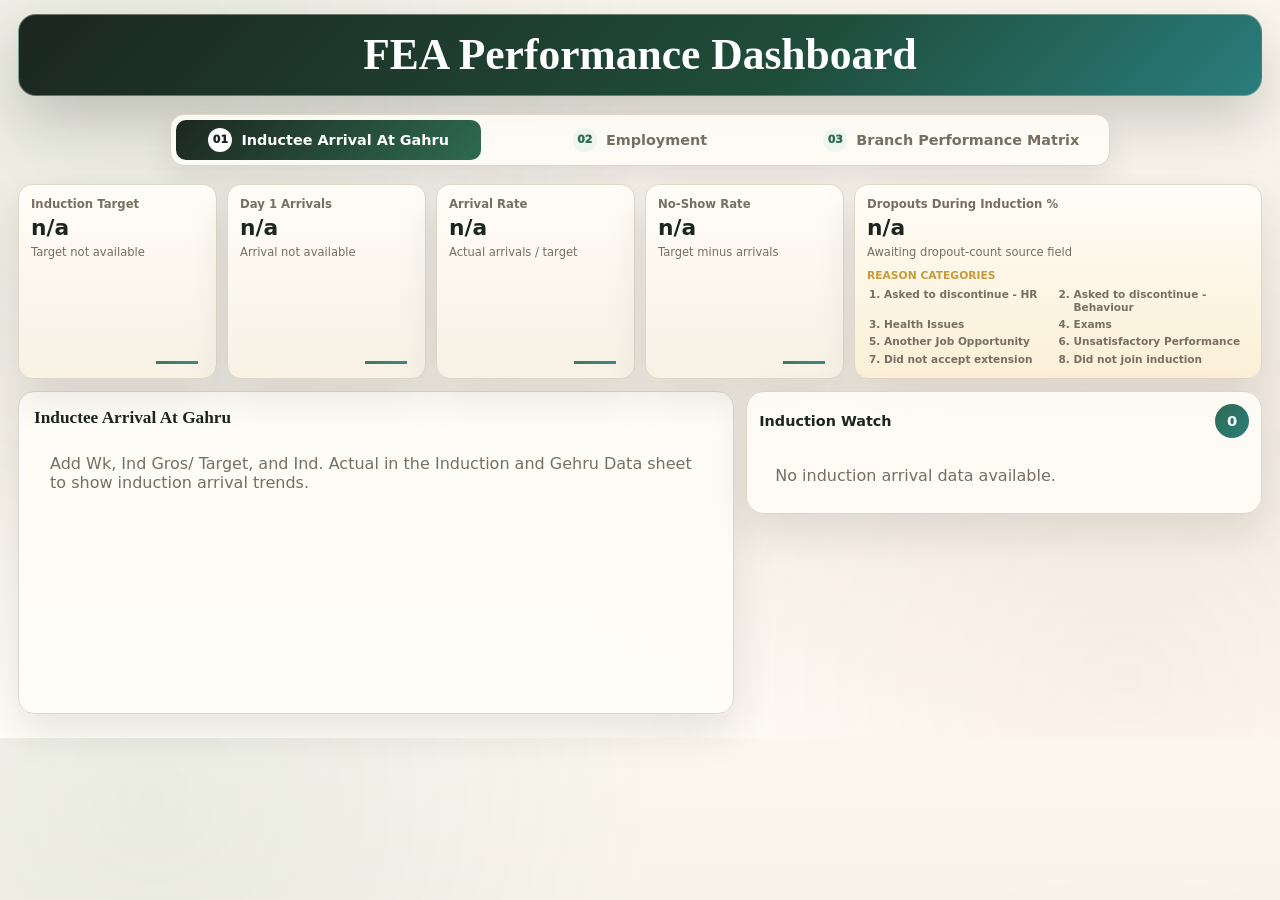
<file: index.html>
<!doctype html>
<html lang="en">
  <head>
    <meta charset="UTF-8" />
    <meta name="viewport" content="width=device-width, initial-scale=1.0" />
    <title>FEA Performance Dashboard</title>
    <link rel="stylesheet" href="styles.css?v=20260605a" />
  </head>
  <body>
    <main class="shell">
      <header class="topbar">
        <div>
          <h1>FEA Performance Dashboard</h1>
        </div>
      </header>

      <nav class="view-tabs flow-tabs" aria-label="Operational flow view">
        <button type="button" data-view-tab="induction"><small>01</small> Inductee Arrival At Gahru</button>
        <button type="button" data-view-tab="employment"><small>02</small> Employment</button>
        <button type="button" data-view-tab="branch"><small>03</small> Branch Performance Matrix</button>
      </nav>

      <section id="studentOrgKpis" class="org-kpi-grid" data-tab-panel="branch" aria-label="Organization branch performance metrics"></section>

      <section class="dashboard-layout">
        <aside id="kpis" class="kpi-grid" aria-label="Top-line dashboard metrics"></aside>

        <div class="dashboard-stage">
          <section class="main-grid" data-tab-panel="branch">
            <article class="panel trend-panel">
              <div class="panel-heading">
                <h2 id="trendTitle">Performance over time</h2>
                <div class="heading-actions">
                  <label class="compact-filter">
                    Attendance view
                    <select id="attendanceViewSelect">
                      <option value="latest">Latest week</option>
                      <option value="4w" selected>4-week average</option>
                      <option value="3m">3-month average</option>
                    </select>
                  </label>
                  <div id="trendLegend" class="legend"></div>
                </div>
              </div>
              <div id="trendChart" class="chart"></div>
            </article>
          </section>

          <section class="panel" data-tab-panel="induction">
            <div class="panel-heading">
              <h2>Inductee Arrival At Gahru</h2>
            </div>
            <div id="inductionChart" class="chart induction-chart"></div>
          </section>

          <section class="panel" data-tab-panel="employment" data-employment-panel="teacher retention capacity">
            <div class="panel-heading">
              <h2 id="staffTrendTitle">Teacher Net Increase</h2>
            </div>
            <div id="teacherGrowthChart" class="chart teacher-growth-chart"></div>
          </section>

          <section class="panel branch-growth-panel" data-tab-panel="branch">
            <div class="panel-heading">
              <h2>RM Branch Growth</h2>
              <label class="compact-filter">
                RM
                <select id="branchRmSelect"></select>
              </label>
            </div>
            <div class="table-wrap">
              <table>
                <thead>
                  <tr>
                    <th>RM</th>
                    <th>Active branches</th>
                    <th>4W growth %</th>
                    <th>Pipeline teachers</th>
                    <th>December 2026 milestone</th>
                  </tr>
                </thead>
                <tbody id="branchGrowthTable"></tbody>
              </table>
            </div>
          </section>

          <section class="split-grid" data-tab-panel="branch">
            <article class="panel">
              <div class="panel-heading">
                <h2>Area Manager Performance</h2>
              </div>
              <div class="table-wrap">
                <table>
                  <thead>
                    <tr>
                      <th>Rank</th>
                      <th>AM</th>
                      <th>State</th>
                      <th>RM</th>
                      <th>Latest</th>
                      <th>4W Avg</th>
                    </tr>
                  </thead>
                  <tbody id="amTable"></tbody>
                </table>
              </div>
            </article>
          </section>
        </div>

        <aside class="focus-panel" aria-label="Priority attention list">
          <div class="focus-heading">
            <span id="focusTitle">Needs Attention</span>
            <strong id="focusCount">0</strong>
          </div>
          <div id="focusList" class="focus-list"></div>
        </aside>
      </section>
    </main>

    <script src="dashboard-data.js?v=20260513a"></script>
    <script src="branch-structure.js?v=20260513a"></script>
    <script src="operations-data.js?v=20260515a"></script>
    <script src="app.js?v=20260525b"></script>
  </body>
</html>
</file>
<file: styles.css>
:root {
  --ink: #1f2a24;
  --muted: #766f62;
  --line: #ded6c7;
  --paper: #f4efe6;
  --panel: #fffdf8;
  --green: #2e6b50;
  --red: #c2542a;
  --amber: #c79a3a;
  --blue: #2a7d7d;
  --blue-deep: #1f4d3a;
  --blue-soft: #eef4ee;
  --teal: #2a7d7d;
  --navy: #1c2620;
  --clay: #c2542a;
  --sage: #8a8270;
  --shadow: 0 18px 42px rgba(31, 38, 32, 0.11);
}

* {
  box-sizing: border-box;
}

body {
  margin: 0;
  color: var(--ink);
  background:
    radial-gradient(circle at 12% 8%, rgba(46, 107, 80, 0.08), transparent 38%),
    radial-gradient(circle at 88% 92%, rgba(194, 84, 42, 0.07), transparent 42%),
    linear-gradient(180deg, #fbf7ef 0%, #f4efe6 54%, #fffdf8 100%),
    var(--paper);
  font-family:
    "Spline Sans", Inter, ui-sans-serif, system-ui, -apple-system, BlinkMacSystemFont, "Segoe UI",
    sans-serif;
}

.shell {
  width: min(1480px, calc(100% - 36px));
  margin: 0 auto;
  padding: 14px 0 24px;
}

.topbar,
.panel,
.kpi-card {
  border: 1px solid var(--line);
  background: rgba(255, 253, 248, 0.94);
  box-shadow: var(--shadow);
}

.topbar {
  display: grid;
  place-items: center;
  padding: 18px 24px;
  border-color: rgba(216, 207, 189, 0.42);
  border-radius: 18px;
  text-align: center;
  background:
    linear-gradient(135deg, #1c2620 0%, #1f4d3a 62%, #2a7d7d 100%),
    var(--blue-deep);
  box-shadow: 0 24px 58px rgba(31, 38, 32, 0.22);
}

.eyebrow {
  margin: 0 0 7px;
  color: var(--teal);
  font-size: 0.74rem;
  font-weight: 800;
  letter-spacing: 0.08em;
  text-transform: uppercase;
}

h1,
h2,
p {
  margin: 0;
}

h1 {
  color: #ffffff;
  font-family: Georgia, "Times New Roman", serif;
  font-size: clamp(2.1rem, 3.4vw, 4.1rem);
  font-weight: 900;
  line-height: 1;
  letter-spacing: 0;
}

h2 {
  color: var(--navy);
  font-family: Georgia, "Times New Roman", serif;
  font-size: 1.08rem;
  font-weight: 800;
  line-height: 1.25;
}

.topbar .eyebrow {
  color: var(--amber);
}

label {
  display: grid;
  gap: 7px;
  color: var(--muted);
  font-size: 0.78rem;
  font-weight: 800;
}

select,
input {
  width: 100%;
  min-height: 42px;
  border: 1px solid #d7cdbc;
  border-radius: 9px;
  padding: 0 12px;
  color: var(--ink);
  background: #fffdf8;
  font: inherit;
  font-size: 0.92rem;
}

.kpi-grid {
  display: grid;
  align-content: start;
  grid-template-columns: 1fr;
  gap: 14px;
}

.org-kpi-grid {
  display: grid;
  grid-template-columns: repeat(6, minmax(0, 1fr));
  gap: 10px;
  margin-top: 14px;
}

.org-kpi-card {
  display: grid;
  min-height: 86px;
  gap: 5px;
  padding: 12px 14px;
  border: 1px solid var(--line);
  border-top: 4px solid var(--green);
  border-radius: 14px;
  background: linear-gradient(180deg, #fffdf8, #f8f1e5);
  box-shadow: var(--shadow);
}

.org-kpi-card span {
  color: var(--muted);
  font-size: 0.74rem;
  font-weight: 900;
}

.org-kpi-card strong {
  color: var(--navy);
  font-size: clamp(1.35rem, 2vw, 2rem);
  font-weight: 950;
  line-height: 1;
}

.org-kpi-card small {
  overflow: hidden;
  color: var(--muted);
  font-size: 0.7rem;
  font-weight: 750;
  line-height: 1.25;
  text-overflow: ellipsis;
  white-space: nowrap;
}

.org-kpi-card.pending {
  border-top-color: var(--amber);
  background: linear-gradient(180deg, #ffffff, #fffbeb);
}

.dashboard-layout {
  display: grid;
  grid-template-columns: minmax(200px, 0.58fr) minmax(0, 4fr) minmax(210px, 0.68fr);
  gap: 12px;
  align-items: start;
  margin-top: 18px;
}

body[data-active-tab="induction"] .dashboard-layout,
body[data-active-tab="employment"] .dashboard-layout {
  grid-template-columns: minmax(480px, 1fr) minmax(360px, 0.72fr);
}

body[data-active-tab="induction"] .kpi-grid,
body[data-active-tab="employment"] .kpi-grid {
  grid-column: 1 / -1;
  grid-row: 1;
  gap: 10px;
}

body[data-active-tab="induction"] .kpi-grid {
  grid-template-columns: repeat(12, minmax(0, 1fr));
}

body[data-active-tab="employment"] .kpi-grid {
  grid-template-columns: repeat(5, minmax(0, 1fr));
}

body[data-active-tab="induction"] .kpi-grid .kpi-card {
  grid-column: span 2;
}

body[data-active-tab="induction"] .kpi-grid .dropout-kpi {
  grid-column: span 4;
}

body[data-active-tab="induction"] .dashboard-stage,
body[data-active-tab="employment"] .dashboard-stage {
  grid-column: 1;
  grid-row: 2;
}

body[data-active-tab="induction"] .focus-panel,
body[data-active-tab="employment"] .focus-panel {
  grid-column: 2;
  grid-row: 2;
}

.dashboard-stage {
  display: grid;
  gap: 12px;
}

.focus-panel {
  position: sticky;
  top: 16px;
  display: grid;
  gap: 12px;
  padding: 12px;
  border: 1px solid var(--line);
  border-radius: 18px;
  background: rgba(255, 253, 248, 0.9);
  box-shadow: var(--shadow);
}

.focus-heading {
  display: flex;
  align-items: center;
  justify-content: space-between;
  gap: 12px;
}

.focus-heading span {
  color: var(--navy);
  font-size: 0.9rem;
  font-weight: 900;
}

.focus-heading strong {
  display: grid;
  width: 34px;
  height: 34px;
  place-items: center;
  border-radius: 50%;
  color: #ffffff;
  background: linear-gradient(135deg, var(--green), var(--teal));
  font-size: 0.92rem;
}

.focus-list {
  display: grid;
  gap: 8px;
}

.focus-item {
  display: grid;
  grid-template-columns: 24px minmax(0, 1fr) minmax(42px, auto);
  gap: 7px;
  align-items: center;
  min-width: 0;
  padding: 7px;
  border: 1px solid #e9dfcf;
  border-radius: 10px;
  background: linear-gradient(180deg, #fffdf8, #fbf4e8);
}

.focus-capacity-group {
  display: grid;
  gap: 7px;
}

.focus-capacity-group.selected .focus-item {
  border-color: rgba(46, 107, 80, 0.38);
  background: linear-gradient(180deg, #fffdf8, #eef4ee);
}

.focus-button {
  width: 100%;
  color: inherit;
  font: inherit;
  text-align: left;
  cursor: pointer;
}

.focus-button:hover,
.focus-button:focus-visible {
  border-color: var(--blue);
  outline: none;
}

.focus-detail {
  display: grid;
  gap: 6px;
  max-height: 260px;
  overflow: auto;
  padding: 8px;
  border: 1px solid #d9e3d6;
  border-radius: 10px;
  background: #f5efe3;
}

.focus-detail-row {
  display: grid;
  grid-template-columns: minmax(0, 1fr) auto auto;
  gap: 7px;
  align-items: center;
  padding: 7px 8px;
  border: 1px solid #e6dac7;
  border-radius: 8px;
  background: #fffdf8;
}

.focus-detail-row strong,
.focus-detail-row span,
.focus-detail-row em {
  overflow: hidden;
  font-size: 0.7rem;
  font-style: normal;
  font-weight: 850;
  text-overflow: ellipsis;
  white-space: nowrap;
}

.focus-detail-row strong {
  color: var(--navy);
}

.focus-detail-row span {
  color: var(--blue-deep);
}

.focus-detail-row em {
  color: var(--red);
}

.focus-item span {
  display: grid;
  width: 24px;
  height: 24px;
  place-items: center;
  border-radius: 8px;
  color: #ffffff;
  background: linear-gradient(135deg, var(--green), var(--teal));
  font-size: 0.72rem;
  font-weight: 900;
}

.focus-item strong,
.focus-item small {
  display: block;
  overflow: hidden;
  text-overflow: ellipsis;
  white-space: nowrap;
}

.focus-item strong {
  color: var(--navy);
  font-size: 0.8rem;
  font-weight: 900;
}

.focus-item small {
  margin-top: 3px;
  color: var(--muted);
  font-size: 0.7rem;
  font-weight: 750;
}

.focus-item em {
  max-width: 54px;
  text-align: right;
  font-size: 0.82rem;
  font-style: normal;
  font-weight: 950;
}

body[data-active-tab="branch"] .focus-item span {
  color: #111827;
  background: linear-gradient(180deg, #ead28d, #c79a3a);
}

.health-band {
  display: grid;
  grid-template-columns: repeat(4, minmax(0, 1fr));
  overflow: hidden;
  margin-top: 18px;
  border: 1px solid var(--line);
  border-radius: 16px;
  background: #ffffff;
  box-shadow: var(--shadow);
}

.health-segment {
  display: grid;
  gap: 5px;
  min-height: 86px;
  padding: 16px 18px;
  border-right: 1px solid rgba(255, 255, 255, 0.5);
  color: var(--navy);
}

.health-segment:last-child {
  border-right: 0;
}

.health-segment strong {
  font-size: clamp(1.25rem, 2vw, 1.85rem);
  font-weight: 950;
  line-height: 1;
}

.health-segment span {
  font-size: 0.82rem;
  font-weight: 900;
}

.health-segment small {
  font-size: 0.75rem;
  font-weight: 850;
}

.band-critical {
  background: #efb59a;
}

.band-watch {
  background: #e8c978;
}

.band-stable {
  background: #c9d79a;
}

.band-strong {
  background: #8bc6b5;
}

.view-tabs {
  display: flex;
  width: max-content;
  max-width: 100%;
  gap: 6px;
  margin: 18px auto 0;
  padding: 5px;
  border: 1px solid var(--line);
  border-radius: 14px;
  background: rgba(255, 253, 248, 0.9);
  box-shadow: 0 14px 30px rgba(31, 38, 32, 0.09);
}

.view-tabs button {
  min-height: 40px;
  border: 0;
  border-radius: 10px;
  padding: 0 16px;
  color: var(--muted);
  background: transparent;
  font: inherit;
  font-size: 0.9rem;
  font-weight: 850;
  cursor: pointer;
}

.flow-tabs {
  width: min(100%, 940px);
}

.flow-tabs button {
  display: inline-flex;
  flex: 1;
  gap: 9px;
  align-items: center;
  justify-content: center;
}

.flow-tabs button small {
  display: grid;
  width: 24px;
  height: 24px;
  place-items: center;
  border-radius: 50%;
  color: var(--green);
  background: #eef4ee;
  font-size: 0.68rem;
  font-weight: 950;
}

.view-tabs button:hover,
.view-tabs button:focus-visible,
.view-tabs button.selected {
  color: #ffffff;
  background: linear-gradient(135deg, var(--navy), var(--green));
  outline: none;
}

.flow-tabs button:hover small,
.flow-tabs button:focus-visible small,
.flow-tabs button.selected small {
  color: var(--navy);
  background: #ffffff;
}

[hidden] {
  display: none !important;
}

.kpi-card {
  min-height: 86px;
  border-radius: 14px;
  padding: 12px;
  position: relative;
  overflow: hidden;
  background:
    linear-gradient(180deg, #fffdf8, #f8f1e5),
    #fffdf8;
}

.kpi-card.student-rm-card {
  border-color: #e0c273;
  background:
    linear-gradient(180deg, #fffaf0 0%, #f4df9e 100%),
    #fff8d8;
  box-shadow: 0 14px 28px rgba(139, 104, 23, 0.13);
}

.kpi-card.student-rm-card::after {
  background: linear-gradient(90deg, var(--amber), #dfbf67);
}

.kpi-card.student-rm-card.selected {
  border-color: #d9902f;
  box-shadow: 0 16px 32px rgba(217, 144, 47, 0.22);
}

.kpi-card::after {
  position: absolute;
  right: 18px;
  bottom: 14px;
  width: 42px;
  height: 3px;
  content: "";
  background: linear-gradient(90deg, var(--green), var(--teal));
  opacity: 0.9;
}

.kpi-card.selected {
  border-color: var(--green);
  box-shadow: 0 12px 28px rgba(46, 107, 80, 0.16);
}

.kpi-card.kpi-tone-green {
  border-color: rgba(15, 143, 122, 0.36);
}

.kpi-card.kpi-tone-green::after {
  background: var(--green);
}

.kpi-card.kpi-tone-yellow {
  border-color: rgba(245, 158, 11, 0.42);
}

.kpi-card.kpi-tone-yellow::after {
  background: #f59e0b;
}

.kpi-card.kpi-tone-red {
  border-color: rgba(209, 67, 67, 0.42);
}

.kpi-card.kpi-tone-red::after {
  background: var(--red);
}

.kpi-label {
  color: var(--muted);
  font-size: 0.73rem;
  font-weight: 800;
}

.kpi-value {
  margin-top: 6px;
  font-size: clamp(1.2rem, 1.7vw, 1.75rem);
  color: var(--navy);
  font-weight: 900;
  line-height: 1;
  overflow-wrap: anywhere;
}

.kpi-note {
  margin-top: 7px;
  color: var(--muted);
  font-size: 0.72rem;
  line-height: 1.35;
}

.dropout-kpi {
  background: linear-gradient(180deg, #fffdf8, #fbefd6);
}

.dropout-kpi::after {
  display: none;
}

.dropout-reasons-label {
  margin-top: 8px;
  color: var(--amber);
  font-size: 0.67rem;
  font-weight: 900;
  text-transform: uppercase;
}

.dropout-reasons {
  display: grid;
  grid-template-columns: repeat(2, minmax(0, 1fr));
  gap: 4px 14px;
  margin: 6px 0 0;
  padding-left: 17px;
  color: var(--muted);
  font-size: 0.66rem;
  font-weight: 750;
  line-height: 1.25;
}

.main-grid,
.split-grid,
.matrix-row {
  display: grid;
  gap: 18px;
  margin-top: 0;
}

.main-grid {
  grid-template-columns: 1fr;
}

.split-grid {
  grid-template-columns: 1fr;
}

.matrix-row {
  grid-template-columns: 1fr;
}

.panel {
  border-radius: 16px;
  padding: 15px;
  overflow: hidden;
}

.panel-heading {
  display: flex;
  align-items: start;
  justify-content: space-between;
  gap: 16px;
  margin-bottom: 10px;
}

.heading-actions {
  display: flex;
  flex-wrap: wrap;
  justify-content: flex-end;
  gap: 10px 14px;
}

.compact-filter {
  display: flex;
  align-items: center;
  gap: 8px;
  color: var(--muted);
  font-size: 0.74rem;
  font-weight: 900;
}

.compact-filter select {
  width: 180px;
  min-height: 34px;
  border-radius: 10px;
  font-size: 0.8rem;
}

.chart {
  width: 100%;
  min-height: 260px;
  overflow-x: auto;
}

.chart svg {
  display: block;
  width: 100%;
  height: auto;
  min-height: 260px;
  shape-rendering: geometricPrecision;
  text-rendering: optimizeLegibility;
}

.axis {
  stroke: #d8cfbd;
  stroke-width: 1;
}

.grid-line {
  stroke: #e8dfcf;
  stroke-width: 1;
}

.bar {
  filter: drop-shadow(0 5px 9px rgba(17, 24, 39, 0.12));
}

.teacher-week {
  cursor: pointer;
}

.teacher-week .teacher-net-bar,
.teacher-week .teacher-point {
  transition:
    opacity 160ms ease,
    stroke-width 160ms ease,
    transform 160ms ease;
}

.teacher-week:hover .teacher-net-bar,
.teacher-week:focus-visible .teacher-net-bar,
.teacher-week.selected .teacher-net-bar {
  opacity: 1;
}

.teacher-week:hover .teacher-point,
.teacher-week:focus-visible .teacher-point,
.teacher-week.selected .teacher-point {
  stroke-width: 4;
}

.teacher-week:focus-visible {
  outline: none;
}

.teacher-callout rect,
.chart-callout rect {
  fill: rgba(255, 253, 248, 0.98);
  stroke: #dfd1bf;
  stroke-width: 1;
  filter: drop-shadow(0 10px 18px rgba(69, 50, 31, 0.14));
}

.teacher-callout text,
.chart-callout text {
  fill: var(--navy);
  font-size: 13px;
  font-weight: 900;
}

.threshold-line {
  stroke: var(--amber);
  stroke-dasharray: 5 5;
  stroke-width: 2;
}

.legend {
  display: flex;
  flex-wrap: wrap;
  justify-content: flex-end;
  gap: 8px;
}

.legend span {
  display: inline-flex;
  align-items: center;
  gap: 7px;
  color: var(--muted);
  font-size: 0.82rem;
  font-weight: 700;
}

.legend i {
  width: 12px;
  height: 12px;
  border-radius: 50%;
}

.rm-matrix {
  display: grid;
  grid-template-columns: repeat(6, minmax(0, 1fr));
  gap: 12px;
}

.rm-card {
  display: grid;
  grid-template-rows: auto auto auto;
  gap: 7px;
  min-height: 128px;
  padding: 14px;
  border: 1px solid var(--line);
  border-radius: 14px;
  color: var(--ink);
  text-align: left;
  background:
    linear-gradient(180deg, #fffdf8, #f8f1e5),
    #fffdf8;
  cursor: pointer;
  transition:
    border-color 160ms ease,
    transform 160ms ease,
    box-shadow 160ms ease;
}

.rm-card:hover,
.rm-card.selected {
  border-color: var(--green);
  box-shadow: 0 18px 36px rgba(31, 38, 32, 0.13);
  transform: translateY(-2px);
}

.rm-card-name {
  min-height: 34px;
  color: #374151;
  font-size: 0.86rem;
  font-weight: 850;
  line-height: 1.2;
}

.rm-card-score {
  color: var(--navy);
  font-size: 2rem;
  font-weight: 900;
  line-height: 1;
}

.rm-card-meta {
  color: var(--muted);
  font-size: 0.78rem;
  font-weight: 750;
}

.heatmap-legend {
  display: flex;
  flex-wrap: wrap;
  justify-content: flex-end;
  gap: 8px 12px;
}

.map-heading-actions {
  display: grid;
  gap: 10px;
  justify-items: end;
}

.range-control {
  display: inline-flex;
  gap: 4px;
  padding: 4px;
  border: 1px solid var(--line);
  border-radius: 10px;
  background: #f7f0e4;
}

.range-control button {
  min-width: 48px;
  min-height: 32px;
  border: 0;
  border-radius: 6px;
  color: var(--muted);
  background: transparent;
  font: inherit;
  font-size: 0.78rem;
  font-weight: 850;
  cursor: pointer;
}

.range-control button:hover,
.range-control button:focus-visible,
.range-control button.selected {
  color: #ffffff;
  background: var(--green);
  outline: none;
}

.heatmap-legend span {
  display: inline-flex;
  align-items: center;
  gap: 7px;
  color: var(--muted);
  font-size: 0.78rem;
  font-weight: 750;
}

.heatmap-swatch {
  width: 13px;
  height: 13px;
  border-radius: 4px;
  box-shadow: inset 0 0 0 1px rgba(17, 24, 39, 0.08);
}

.heatmap-swatch.critical,
.heatmap-cell.critical,
.india-state.critical {
  color: #7f1d1d;
  background: #fee2e2;
  fill: #ef4444;
}

.heatmap-swatch.warning,
.heatmap-cell.warning,
.india-state.warning {
  color: #78350f;
  background: #fef3c7;
  fill: #f59e0b;
}

.heatmap-swatch.steady,
.heatmap-cell.steady,
.india-state.steady {
  color: #0f3f5f;
  background: #dbeafe;
  fill: #60a5fa;
}

.heatmap-swatch.strong,
.heatmap-cell.strong,
.india-state.strong {
  color: #064e3b;
  background: #d1fae5;
  fill: #10b981;
}

.heatmap {
  overflow-x: auto;
}

.heatmap-grid {
  display: grid;
  grid-template-columns: minmax(220px, 1.5fr) repeat(var(--week-count), minmax(92px, 1fr)) minmax(96px, 0.8fr);
  gap: 8px;
  min-width: 760px;
}

.heatmap-head {
  display: grid;
  min-height: 34px;
  align-items: center;
  padding: 0 10px;
  color: #4b5563;
  font-size: 0.72rem;
  font-weight: 850;
  text-align: center;
  text-transform: uppercase;
}

.heatmap-head.label,
.heatmap-head.avg {
  text-align: left;
}

.heatmap-label {
  display: grid;
  align-content: center;
  min-height: 58px;
  padding: 9px 12px;
  border: 1px solid #e2e8ef;
  border-radius: 8px;
  background: #ffffff;
}

.heatmap-label span {
  color: #1f2937;
  font-size: 0.88rem;
  font-weight: 850;
  line-height: 1.2;
}

.heatmap-label small {
  margin-top: 4px;
  color: var(--muted);
  font-size: 0.72rem;
  font-weight: 750;
}

.heatmap-cell {
  display: grid;
  min-height: 58px;
  align-items: center;
  justify-items: center;
  border-radius: 8px;
  font-size: 1rem;
  font-weight: 900;
  box-shadow: inset 0 0 0 1px rgba(17, 24, 39, 0.05);
}

.heatmap-cell.avg {
  border: 1px solid rgba(17, 24, 39, 0.08);
}

.heatmap-cell.empty {
  color: var(--muted);
  background: #f3f4f6;
}

.india-state.empty {
  fill: #e5e7eb;
}

.geo-map {
  overflow: hidden;
}

.geo-map-layout {
  display: grid;
  grid-template-columns: minmax(620px, 1.7fr) minmax(280px, 0.7fr);
  gap: 18px;
  align-items: stretch;
}

.india-map-wrap {
  display: grid;
  position: relative;
  min-height: 720px;
  place-items: center;
  border: 1px solid #e2e8ef;
  border-radius: 10px;
  background:
    radial-gradient(circle at 50% 40%, rgba(20, 110, 180, 0.08), transparent 54%),
    #f8fafc;
}

.india-map {
  width: min(100%, 900px);
  height: auto;
  max-height: 780px;
}

.india-state {
  stroke: #ffffff;
  stroke-linejoin: round;
  stroke-width: 0.85;
  cursor: pointer;
  transition:
    filter 160ms ease,
    opacity 160ms ease,
    stroke-width 160ms ease;
}

.india-state:hover,
.india-state:focus-visible,
.india-state.selected {
  filter: drop-shadow(0 8px 12px rgba(17, 24, 39, 0.18));
  opacity: 0.95;
  stroke: #111827;
  stroke-width: 1.4;
  outline: none;
}

.india-state.selected {
  stroke: var(--blue-deep);
  stroke-width: 2.3;
}

.geo-hover-card {
  position: absolute;
  z-index: 3;
  display: grid;
  gap: 5px;
  width: min(280px, calc(100% - 24px));
  padding: 10px 12px;
  border: 1px solid #dbeafe;
  border-radius: 8px;
  color: #1f2937;
  background: rgba(255, 255, 255, 0.97);
  box-shadow: 0 16px 34px rgba(17, 24, 39, 0.16);
  pointer-events: none;
}

.am-map-node {
  cursor: pointer;
}

.am-map-node circle {
  stroke: #ffffff;
  stroke-width: 2.4;
  filter: drop-shadow(0 8px 10px rgba(17, 24, 39, 0.22));
  transition:
    r 160ms ease,
    stroke 160ms ease,
    stroke-width 160ms ease;
}

.am-map-node circle.critical {
  fill: #ef4444;
}

.am-map-node circle.warning {
  fill: #f59e0b;
}

.am-map-node circle.steady {
  fill: #3b82f6;
}

.am-map-node circle.strong {
  fill: #10b981;
}

.am-map-node text {
  fill: #ffffff;
  pointer-events: none;
  text-anchor: middle;
  font-size: 10px;
  font-weight: 950;
}

.am-map-node:hover circle,
.am-map-node:focus-visible circle {
  r: 18;
  stroke: #111827;
  stroke-width: 2.8;
}

.am-map-node:focus-visible {
  outline: none;
}

.geo-hover-card[hidden] {
  display: none;
}

.geo-hover-card strong {
  font-size: 0.86rem;
  font-weight: 900;
}

.geo-hover-card span {
  color: var(--muted);
  font-size: 0.74rem;
  font-weight: 750;
  line-height: 1.3;
}

.geo-map-panel {
  display: grid;
  align-content: start;
  gap: 14px;
  padding: 2px 0;
}

.geo-map-note {
  color: var(--muted);
  font-size: 0.88rem;
  font-weight: 700;
  line-height: 1.45;
}

.geo-state-list {
  display: grid;
  gap: 10px;
}

.geo-state-card {
  display: grid;
  grid-template-columns: 1fr auto;
  gap: 4px 12px;
  width: 100%;
  padding: 12px;
  border: 1px solid #e2e8ef;
  border-radius: 8px;
  color: inherit;
  font: inherit;
  text-align: left;
  background: #ffffff;
  cursor: pointer;
  transition:
    border-color 160ms ease,
    box-shadow 160ms ease,
    transform 160ms ease;
}

.geo-state-card:hover,
.geo-state-card:focus-visible {
  border-color: var(--blue);
  box-shadow: 0 12px 24px rgba(17, 24, 39, 0.1);
  outline: none;
  transform: translateY(-1px);
}

.geo-state-card span {
  color: #1f2937;
  font-size: 0.9rem;
  font-weight: 850;
}

.geo-state-card strong {
  font-size: 1.1rem;
  font-weight: 950;
}

.geo-state-card strong.critical {
  color: #b91c1c;
}

.geo-state-card strong.warning {
  color: #b45309;
}

.geo-state-card strong.steady {
  color: #146eb4;
}

.geo-state-card strong.strong {
  color: #047857;
}

.geo-state-card small {
  grid-column: 1 / -1;
  color: var(--muted);
  font-size: 0.75rem;
  font-weight: 700;
}

.geo-detail-heading {
  display: grid;
  grid-template-columns: 1fr auto;
  gap: 12px;
  align-items: center;
  padding: 14px;
  border: 1px solid #dbeafe;
  border-radius: 10px;
  background: #f8fafc;
}

.geo-detail-heading span {
  color: #1f2937;
  font-size: 1.05rem;
  font-weight: 900;
}

.geo-detail-heading small {
  display: block;
  margin-top: 4px;
  color: var(--muted);
  font-size: 0.75rem;
  font-weight: 750;
}

.geo-detail-heading strong {
  font-size: 1.35rem;
  font-weight: 950;
}

.geo-am-list {
  display: grid;
  gap: 8px;
  max-height: 360px;
  overflow: auto;
  padding-right: 2px;
}

.geo-am-row {
  display: grid;
  grid-template-columns: 1fr auto;
  gap: 10px;
  align-items: center;
  padding: 10px 12px;
  border: 1px solid #e5e7eb;
  border-radius: 8px;
  background: #ffffff;
}

.geo-am-row span {
  color: #1f2937;
  font-size: 0.84rem;
  font-weight: 850;
}

.geo-am-row small {
  display: block;
  margin-top: 3px;
  color: var(--muted);
  font-size: 0.7rem;
  font-weight: 700;
}

.geo-am-row strong {
  font-size: 0.96rem;
  font-weight: 950;
}

.geo-detail-heading strong.critical,
.geo-am-row strong.critical {
  color: #b91c1c;
}

.geo-detail-heading strong.warning,
.geo-am-row strong.warning {
  color: #b45309;
}

.geo-detail-heading strong.steady,
.geo-am-row strong.steady {
  color: #146eb4;
}

.geo-detail-heading strong.strong,
.geo-am-row strong.strong {
  color: #047857;
}

.geo-clear {
  min-height: 40px;
  border: 1px solid #d1d5db;
  border-radius: 8px;
  color: var(--navy);
  background: #ffffff;
  font: inherit;
  font-size: 0.82rem;
  font-weight: 850;
  cursor: pointer;
}

.geo-clear:hover,
.geo-clear:focus-visible {
  border-color: var(--blue);
  outline: none;
}

.table-wrap {
  max-height: 300px;
  overflow: auto;
  border: 1px solid var(--line);
  border-radius: 14px;
  background: #fffdf8;
  box-shadow: inset 0 1px 0 rgba(255, 255, 255, 0.72);
}

.branch-growth-panel {
  width: 100%;
}

.branch-growth-panel .table-wrap {
  max-height: 360px;
}

.branch-growth-panel table {
  table-layout: fixed;
}

.branch-growth-panel th,
.branch-growth-panel td {
  white-space: normal;
}

.branch-growth-panel th:nth-child(1),
.branch-growth-panel td:nth-child(1) {
  width: 24%;
}

.branch-growth-panel th:nth-child(2),
.branch-growth-panel td:nth-child(2),
.branch-growth-panel th:nth-child(3),
.branch-growth-panel td:nth-child(3),
.branch-growth-panel th:nth-child(4),
.branch-growth-panel td:nth-child(4) {
  width: 13%;
}

.branch-growth-panel th:nth-child(5),
.branch-growth-panel td:nth-child(5) {
  width: 37%;
}

.branch-growth-panel .text-link {
  text-align: left;
}

.branch-expansion-row td {
  padding: 0 10px 12px;
  background: #f7f0e4;
}

.branch-expansion {
  display: grid;
  gap: 8px;
  padding: 12px;
  border: 1px solid #d9cdb9;
  border-radius: 12px;
  background: #fffdf8;
}

.branch-expansion-head,
.branch-am-item {
  display: grid;
  grid-template-columns: minmax(0, 1fr) auto auto;
  gap: 10px;
  align-items: center;
}

.branch-expansion-head {
  padding-bottom: 2px;
  color: var(--muted);
  font-size: 0.72rem;
  font-weight: 900;
}

.branch-expansion-head strong {
  color: var(--navy);
}

.branch-am-item {
  min-height: 38px;
  padding: 8px 10px;
  border: 1px solid #e8dcc9;
  border-radius: 10px;
  background: #fffaf1;
}

.branch-am-item span,
.branch-am-item strong,
.branch-am-item em {
  overflow: hidden;
  font-size: 0.78rem;
  font-style: normal;
  font-weight: 850;
  text-overflow: ellipsis;
  white-space: nowrap;
}

.branch-am-item span {
  color: var(--navy);
}

.text-link {
  border: 0;
  padding: 0;
  color: var(--green);
  background: transparent;
  font: inherit;
  font-weight: 850;
  cursor: pointer;
}

.text-link:hover,
.text-link:focus-visible {
  color: var(--navy);
  text-decoration: underline;
  outline: none;
}

table {
  width: 100%;
  border-collapse: collapse;
  font-size: 0.8rem;
}

th,
td {
  padding: 8px 9px;
  border-bottom: 1px solid #eadfce;
  text-align: left;
  vertical-align: top;
  white-space: nowrap;
}

th {
  position: sticky;
  top: 0;
  z-index: 1;
  color: var(--muted);
  background: #f4ebdc;
  font-size: 0.72rem;
  font-weight: 850;
}

tr:hover td {
  background: #fbf4e8;
}

.selected-row td {
  background: #eef4ee;
}

.am-expansion-row td {
  padding: 0 11px 14px;
  background: #fbf0df;
}

.am-expansion {
  display: grid;
  grid-template-columns: repeat(auto-fit, minmax(240px, 1fr));
  gap: 8px;
  padding: 12px;
  border: 1px solid var(--line);
  border-radius: 10px;
  background: #ffffff;
}

.am-capacity-item {
  display: grid;
  grid-template-columns: 1fr auto auto;
  gap: 10px;
  align-items: center;
  min-height: 42px;
  padding: 9px 10px;
  border: 1px solid #f0e7dc;
  border-radius: 8px;
  background: linear-gradient(180deg, #ffffff, #fffaf4);
}

.am-capacity-item span {
  min-width: 0;
  overflow: hidden;
  color: var(--navy);
  font-size: 0.84rem;
  font-weight: 850;
  text-overflow: ellipsis;
  white-space: nowrap;
}

.am-capacity-item strong {
  color: var(--blue-deep);
  font-size: 0.82rem;
  font-weight: 900;
}

.am-capacity-item em {
  color: var(--red);
  font-size: 0.82rem;
  font-style: normal;
  font-weight: 900;
}

.milestone-cell {
  font-weight: 850;
}

.milestone-cell strong {
  display: block;
  color: var(--navy);
}

.milestone-cell span {
  display: block;
  margin-top: 3px;
  font-size: 0.75rem;
  font-weight: 850;
}

.total-row td {
  background: #fbf0df;
  font-weight: 900;
}

.metric {
  font-weight: 850;
}

.positive {
  color: var(--green);
}

.negative {
  color: var(--red);
}

.neutral {
  color: var(--amber);
}

.muted-cell {
  color: var(--muted);
  font-weight: 750;
}

.spark {
  width: 120px;
  height: 28px;
}

.empty {
  color: var(--muted);
  padding: 16px;
}

@media (max-width: 1100px) {
  .dashboard-layout {
    grid-template-columns: 1fr;
  }

  body[data-active-tab="induction"] .dashboard-layout,
  body[data-active-tab="employment"] .dashboard-layout {
    grid-template-columns: 1fr;
  }

  body[data-active-tab="induction"] .kpi-grid,
  body[data-active-tab="employment"] .kpi-grid {
    grid-template-columns: repeat(2, minmax(0, 1fr));
  }

  body[data-active-tab="induction"] .kpi-grid .kpi-card,
  body[data-active-tab="induction"] .kpi-grid .dropout-kpi {
    grid-column: auto;
  }

  body[data-active-tab="induction"] .kpi-grid .dropout-kpi {
    grid-column: 1 / -1;
  }

  body[data-active-tab="induction"] .dashboard-stage,
  body[data-active-tab="employment"] .dashboard-stage,
  body[data-active-tab="induction"] .focus-panel,
  body[data-active-tab="employment"] .focus-panel {
    grid-column: auto;
    grid-row: auto;
  }

  body[data-active-tab="employment"] .dashboard-stage {
    grid-template-columns: 1fr;
  }

  body[data-active-tab="employment"] .dashboard-stage > .panel[data-employment-panel],
  body[data-active-tab="branch"] .branch-growth-panel {
    grid-column: auto;
    grid-row: auto;
  }

  .focus-panel {
    position: static;
  }

  .kpi-grid,
  .org-kpi-grid,
  .focus-list,
  .rm-matrix,
  .main-grid,
  .geo-map-layout {
    grid-template-columns: repeat(2, minmax(0, 1fr));
  }

  .health-band {
    grid-template-columns: repeat(2, minmax(0, 1fr));
  }

  .split-grid {
    grid-template-columns: 1fr;
  }

  .trend-panel {
    grid-column: 1 / -1;
  }
}

@media (max-width: 720px) {
  .shell {
    width: min(100% - 22px, 1480px);
    padding-top: 12px;
  }

  .topbar {
    align-items: stretch;
    flex-direction: column;
  }

  .kpi-grid,
  .org-kpi-grid,
  .focus-list,
  .health-band,
  .rm-matrix,
  .main-grid,
  .split-grid,
  .geo-map-layout {
    grid-template-columns: 1fr;
  }

  body[data-active-tab="induction"] .kpi-grid,
  body[data-active-tab="employment"] .kpi-grid {
    grid-template-columns: 1fr;
  }

  body[data-active-tab="induction"] .kpi-grid .dropout-kpi {
    grid-column: auto;
  }

  .view-tabs {
    width: 100%;
  }

  .flow-tabs {
    flex-direction: column;
  }

  .view-tabs button {
    flex: 1;
  }

  .am-expansion {
    grid-template-columns: 1fr;
  }

  .am-capacity-item {
    grid-template-columns: 1fr;
    gap: 4px;
  }

  .india-map-wrap {
    min-height: 460px;
  }

  h1 {
    font-size: 2rem;
  }

  th,
  td {
    padding: 10px;
  }
}
</file>
